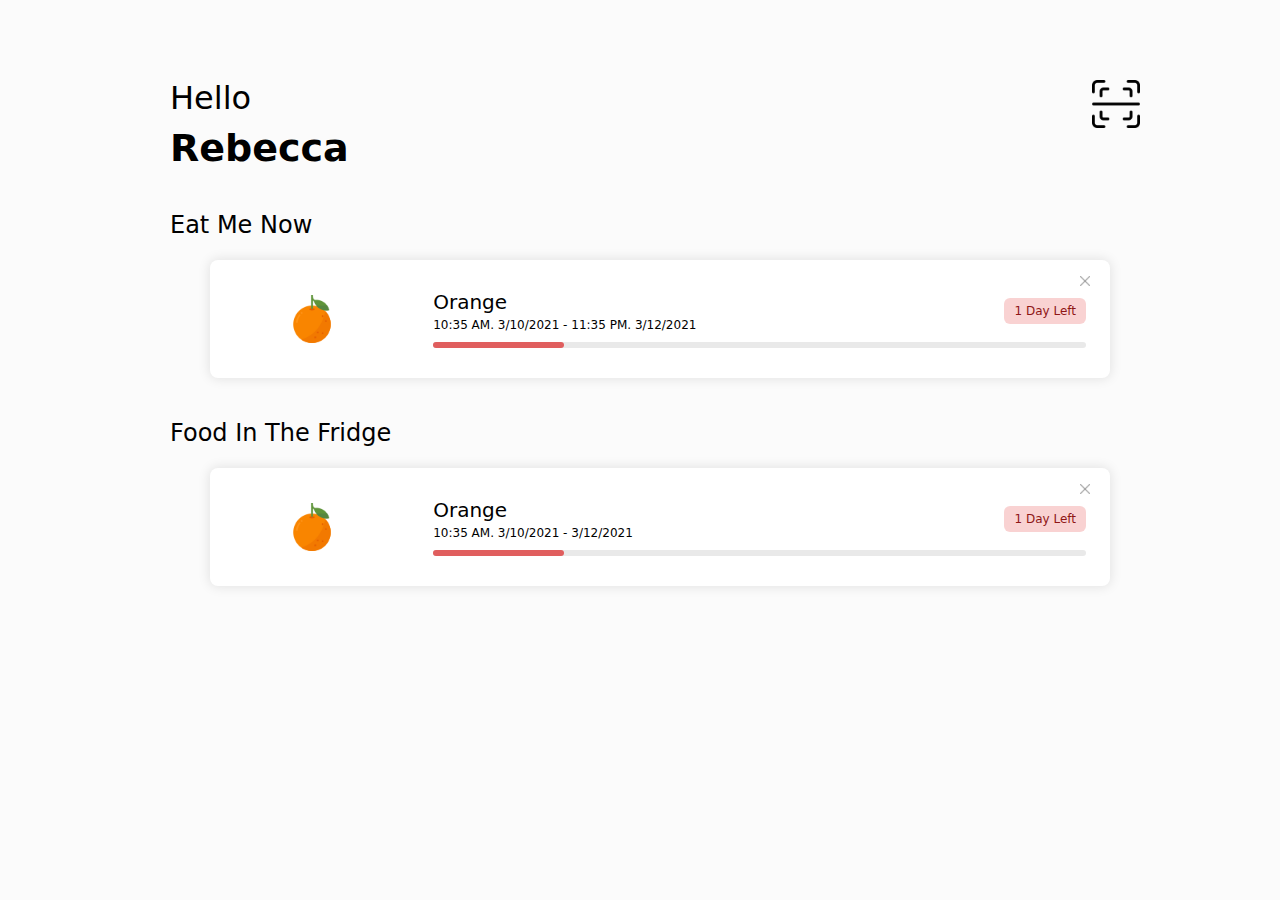
<file: index.html>
<!DOCTYPE html>
<html data-wf-page="6047262006ff9a2b67a9f7eb" data-wf-site="6047262006ff9a7304a9f7ea">

<head>
  <meta charset="utf-8">
  <title>FreshFood</title>
  <link href="css/normalize.css" rel="stylesheet" type="text/css">
  <!-- <link href="css/webflow.css" rel="stylesheet" type="text/css"> -->
  <link href="css/style.css" rel="stylesheet" type="text/css">
  <script
    type="text/javascript">!function (o, c) { var n = c.documentElement, t = " w-mod-"; n.className += t + "js", ("ontouchstart" in o || o.DocumentTouch && c instanceof DocumentTouch) && (n.className += t + "touch") }(window, document);</script>
</head>

<body class="body">
  <div class="section">
    <div class="container">
      <a href="add.html" class="scanwrapper"><img src="images/qr-code-scan.png" loading="lazy" width="48" height="48"
          alt=""></a>
      <h2 class="heading">Hello</h2>
      <h1 class="heading-2">Rebecca</h1>
      <h3 class="heading-3">Eat Me Now</h3>
      <div class="dangerfoodzone">
        <ul role="list" class="list-style">
          <li class="list-item-2">
            <div class="cardwrapper">
              <a href="#" class="deletewrapper"><img src="images/cancel.png" loading="lazy" width="10" height="10"
                  alt="" class="image-3"></a>
              <div class="imagewrapper"><img src="images/orange-1.png" loading="lazy" width="48" height="48" alt=""
                  class="image-2"></div>
              <div class="infowrapper">
                <div class="rightupperwrapper">
                  <div class="textwrapper">
                    <h4 class="heading-4">Orange</h4>
                    <p class="paragraph">10:35 AM. 3/10/2021 - 11:35 PM. 3/12/2021</p>
                  </div>
                  <div class="statuswrapper">
                    <h6 class="heading-5">1 Day Left</h6>
                  </div>
                </div>
                <div class="progresswrapper">
                  <div class="progresswrapper inner"></div>
                </div>
              </div>
            </div>
          </li>
        </ul>
      </div>
      <h3 class="heading-3">Food In The Fridge</h3>
      <div class="safefoodzone">
        <ul role="list" class="list-style">
          <li>
            <div class="cardwrapper safe">
              <a href="#" class="deletewrapper"><img src="images/cancel.png" loading="lazy" width="10" height="10"
                  alt="" class="image-4"></a>
              <div class="imagewrapper"><img src="images/orange-1.png" loading="lazy" width="48" height="48" alt="">
              </div>
              <div class="infowrapper">
                <div class="rightupperwrapper">
                  <div class="textwrapper hidden">
                    <h4 class="heading-4">Orange</h4>
                    <p class="paragraph">10:35 AM. 3/10/2021 - 3/12/2021</p>
                  </div>
                  <div class="statuswrapper hidden">
                    <h6 class="heading-5">1 Day Left</h6>
                  </div>
                </div>
                <div class="progresswrapper">
                  <div class="progresswrapper inner"></div>
                </div>
              </div>
            </div>
          </li>
          <li class="list-item"></li>
        </ul>
      </div>
    </div>
  </div>
  <script src="https://d3e54v103j8qbb.cloudfront.net/js/jquery-3.5.1.min.dc5e7f18c8.js?site=6047262006ff9a7304a9f7ea"
    type="text/javascript" integrity="sha256-9/aliU8dGd2tb6OSsuzixeV4y/faTqgFtohetphbbj0="
    crossorigin="anonymous"></script>

</html>
</file>
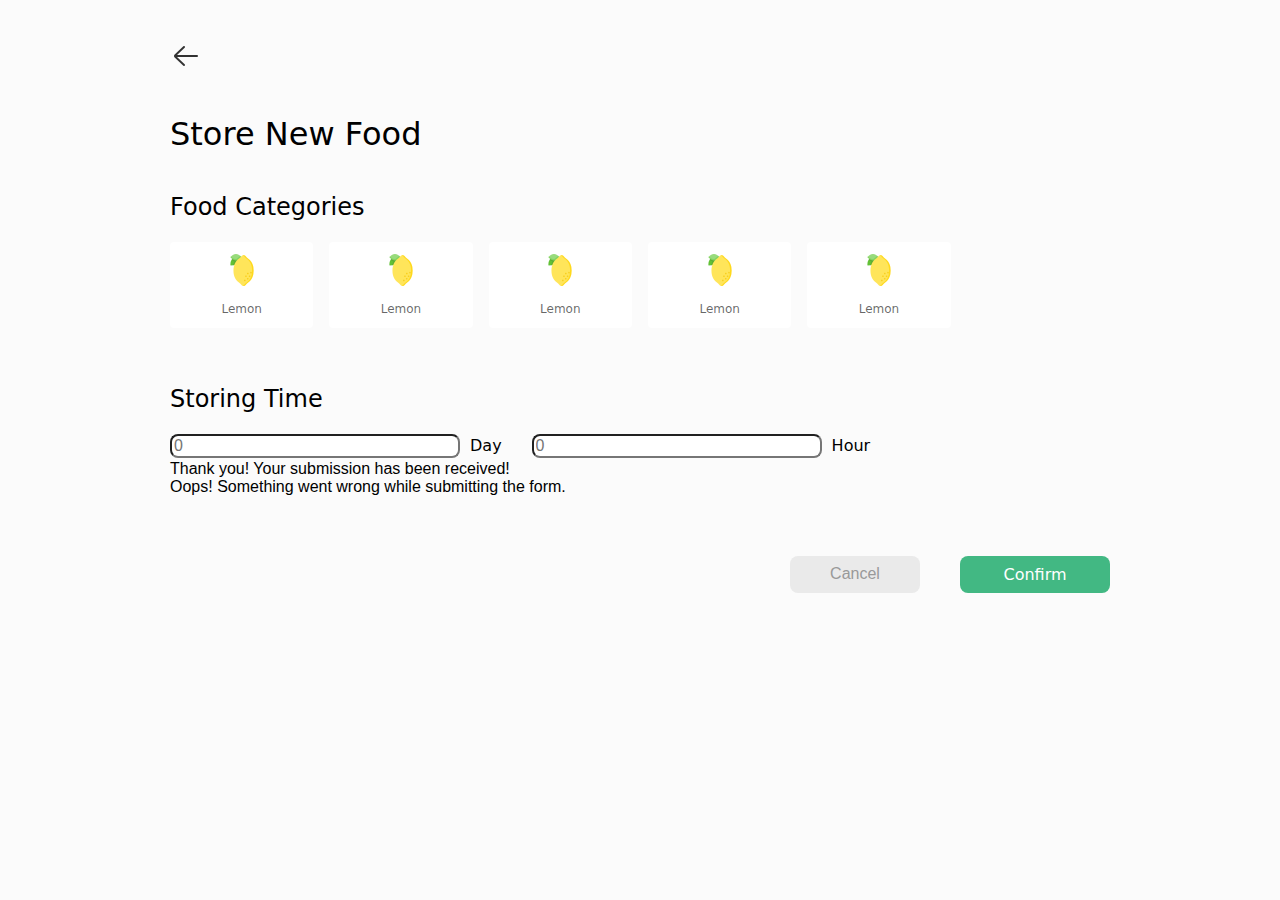
<file: add.html>
<!DOCTYPE html>
<html data-wf-page="604732cf9c2eeae937036163" data-wf-site="6047262006ff9a7304a9f7ea">

<head>
  <meta charset="utf-8">
  <title>Add</title>
  <meta content="width=device-width, initial-scale=1" name="viewport">
  <link href="css/normalize.css" rel="stylesheet" type="text/css">
  <link href="css/style.css" rel="stylesheet" type="text/css">

  <script
    type="text/javascript">!function (o, c) { var n = c.documentElement, t = " w-mod-"; n.className += t + "js", ("ontouchstart" in o || o.DocumentTouch && c instanceof DocumentTouch) && (n.className += t + "touch") }(window, document);</script>

</head>

<body class="body">
  <div>
    <div class="container">
      <a href="index.html" class="backwrapper"><img src="images/left-arrow.png" loading="lazy" width="32" height="32"
          alt="" class="image"></a>
      <h2 class="heading">Store New Food</h2>
      <h3 class="heading-3">Food Categories</h3>
      <div class="layout-grid grid">
        <div id="w-node-_164d52b5-00e6-691b-5ab7-658106259077-37036163" class="foodblock">
          <div class="imgfoodwrapper"><img src="images/lemon.png" loading="lazy" width="32" height="32" alt=""></div>
          <h6 class="heading-6">Lemon</h6>
        </div>
        <div id="w-node-_079c85fb-b7f3-2670-b214-0bfaaca1928a-37036163" class="foodblock">
          <div class="imgfoodwrapper"><img src="images/lemon.png" loading="lazy" width="32" height="32" alt=""></div>
          <h6 class="heading-6">Lemon</h6>
        </div>
        <div id="w-node-ab25d185-81b9-8651-50f1-977b9661a513-37036163" class="foodblock">
          <div class="imgfoodwrapper"><img src="images/lemon.png" loading="lazy" width="32" height="32" alt=""></div>
          <h6 class="heading-6">Lemon</h6>
        </div>
        <div id="w-node-d9a8dad2-cb0d-40d1-667e-c87de67ae8bf-37036163" class="foodblock">
          <div class="imgfoodwrapper"><img src="images/lemon.png" loading="lazy" width="32" height="32" alt=""></div>
          <h6 class="heading-6">Lemon</h6>
        </div>
        <div id="w-node-_055953b0-14fe-4b4d-f655-efd9a481d231-37036163" class="foodblock">
          <div class="imgfoodwrapper"><img src="images/lemon.png" loading="lazy" width="32" height="32" alt=""></div>
          <h6 class="heading-6">Lemon</h6>
        </div>
      </div>
      <h3 class="heading-3">Storing Time</h3>
      <div class="form">
        <form id="email-form" name="email-form" data-name="Email Form" class="form"><input type="number" maxlength="256"
            name="Day" data-name="Day" placeholder="0" id="Day" class="text-field input"><label for="Hour-2"
            class="field-label">Day</label><input type="number" class="text-field input" maxlength="256" name="Hour"
            data-name="Hour" placeholder="0" id="Hour"><label for="name" class="field-label">Hour</label></form>
        <div class="form-done">
          <div>Thank you! Your submission has been received!</div>
        </div>
        <div class="form-fail">
          <div>Oops! Something went wrong while submitting the form.</div>
        </div>
      </div>
      <div class="buttonwrapper">
        <a href="#" class="button">Cancel</a> <a href="#" class="confirm button">Confirm</a>
      </div>
    </div>
  </div>
  <script src="https://d3e54v103j8qbb.cloudfront.net/js/jquery-3.5.1.min.dc5e7f18c8.js?site=6047262006ff9a7304a9f7ea"
    type="text/javascript" integrity="sha256-9/aliU8dGd2tb6OSsuzixeV4y/faTqgFtohetphbbj0="
    crossorigin="anonymous"></script>

</body>

</html>
</file>
<file: css/style.css>
h1,
h2,
h3,
h4,
h5,
h6 {
  font-weight: bold;
  margin-bottom: 10px;
}
h1 {
  font-size: 38px;
  line-height: 44px;
  margin-top: 20px;
}
h2 {
  font-size: 32px;
  line-height: 36px;
  margin-top: 20px;
}
h3 {
  font-size: 24px;
  line-height: 30px;
  margin-top: 20px;
}
h4 {
  font-size: 18px;
  line-height: 24px;
  margin-top: 10px;
}
h5 {
  font-size: 14px;
  line-height: 20px;
  margin-top: 10px;
}
h6 {
  font-size: 12px;
  line-height: 18px;
  margin-top: 10px;
}
p {
  margin-top: 0;
  margin-bottom: 10px;
}
blockquote {
  margin: 0 0 10px 0;
  padding: 10px 20px;
  border-left: 5px solid #E2E2E2;
  font-size: 18px;
  line-height: 22px;
}
figure {
  margin: 0;
  margin-bottom: 10px;
}
figcaption {
  margin-top: 5px;
  text-align: center;
}
ul,
ol {
  margin-top: 0px;
  margin-bottom: 10px;
  padding-left: 40px;
  list-style: none;
}

/* .w-list-unstyled {
  padding-left: 0;
  list-style: none;
} */


.layout-grid {
  display: -ms-grid;
  display: grid;
  grid-auto-columns: 1fr;
  -ms-grid-columns: 1fr 1fr;
  grid-template-columns: 1fr 1fr;
  -ms-grid-rows: auto auto;
  grid-template-rows: auto auto;
  grid-row-gap: 16px;
  grid-column-gap: 16px;
}

label {
  display: block;
  margin-bottom: 5px;
  font-weight: bold;
}


  .button {
  min-width: 100px;
  border-radius: 8px;
  background-color: #eaeaea;
  color: #999;
  font-size: 16px;
  text-align: center;

  display: inline-block;
  padding: 9px 15px;
  border: 0;
  line-height: inherit;
  text-decoration: none;
  cursor: pointer;
}

.heading {
  margin-top: 40px;
  font-family: system-ui, -apple-system, BlinkMacSystemFont, 'Segoe UI', Roboto, Oxygen, Ubuntu, Cantarell, 'Fira Sans', 'Droid Sans', 'Helvetica Neue', sans-serif;
  font-weight: 200;
  font-size: 32px;
}

.heading-2 {
  margin-top: 0px;
  font-family: system-ui, -apple-system, BlinkMacSystemFont, 'Segoe UI', Roboto, Oxygen, Ubuntu, Cantarell, 'Fira Sans', 'Droid Sans', 'Helvetica Neue', sans-serif;
  font-weight: 600;
}

.container {
  padding-right: 40px;
  padding-left: 40px;
  padding-top:40px;
  padding-bottom:40px;
  margin-left: auto;
  margin-right: auto;
  max-width: 940px;
}

.container:before,
.container:after {
  content: " ";
  display: table;
  grid-column-start: 1;
  grid-row-start: 1;
  grid-column-end: 2;
  grid-row-end: 2;
}
.container:after {
  clear: both;
}

.heading-3 {
  margin-top: 40px;
  margin-bottom: 20px;
  font-family: system-ui, -apple-system, BlinkMacSystemFont, 'Segoe UI', Roboto, Oxygen, Ubuntu, Cantarell, 'Fira Sans', 'Droid Sans', 'Helvetica Neue', sans-serif;
  font-weight: 500;
}

.cardwrapper {
  position: relative;
  display: -webkit-box;
  display: -webkit-flex;
  display: -ms-flexbox;
  display: flex;
  padding: 20px 24px 20px 20px;
  border-radius: 8px;
  background-color: #fff;
  box-shadow: 0 0 12px 1px rgba(0, 0, 0, 0.1);
}

.cardwrapper.safe {
  position: relative;
}

.imagewrapper {
  display: -webkit-box;
  display: -webkit-flex;
  display: -ms-flexbox;
  display: flex;
  width: 20%;
  margin-top: 0px;
  margin-right: 40px;
  -webkit-box-pack: center;
  -webkit-justify-content: center;
  -ms-flex-pack: center;
  justify-content: center;
  -webkit-box-align: center;
  -webkit-align-items: center;
  -ms-flex-align: center;
  align-items: center;
}

.infowrapper {
  width: 80%;
}

.heading-4 {
  margin-bottom: 4px;
  font-family: system-ui, -apple-system, BlinkMacSystemFont, 'Segoe UI', Roboto, Oxygen, Ubuntu, Cantarell, 'Fira Sans', 'Droid Sans', 'Helvetica Neue', sans-serif;
  font-size: 20px;
  font-weight: 500;
}

.paragraph {
  font-family: system-ui, -apple-system, BlinkMacSystemFont, 'Segoe UI', Roboto, Oxygen, Ubuntu, Cantarell, 'Fira Sans', 'Droid Sans', 'Helvetica Neue', sans-serif;
  font-size: 12px;
  font-weight: 300;
}

.progresswrapper {
  position: relative;
  height: 6px;
  margin-bottom: 10px;
  border-radius: 20px;
  background-color: #e9e9e9;
}

.progresswrapper.inner {
  position: relative;
  width: 20%;
  background-color: #e05e5e;
}

.statuswrapper {
  padding: 4px 10px;
  border-radius: 6px;
  background-color: rgba(224, 32, 32, 0.2);
}

.heading-5 {
  margin-top: 0px;
  margin-bottom: 0px;
  font-family: system-ui, -apple-system, BlinkMacSystemFont, 'Segoe UI', Roboto, Oxygen, Ubuntu, Cantarell, 'Fira Sans', 'Droid Sans', 'Helvetica Neue', sans-serif;
  color: #8f1616;
  font-weight: 400;
}

.deletewrapper {
  position: absolute;
  left: auto;
  top: 0%;
  right: 0%;
  bottom: auto;
  margin-top: 8px;
  margin-right: 16px;
  padding-top: 4px;
  padding-right: 4px;
  max-width: 100%;
  display: inline-block;
}

.scanwrapper {
  position: absolute;
  left: auto;
  top: 0%;
  right: 0%;
  bottom: auto;
  margin-top: 80px;
  margin-right: 140px;
  padding-right: 0px;
  max-width: 100%;
  display: inline-block;
}

.rightupperwrapper {
  display: -webkit-box;
  display: -webkit-flex;
  display: -ms-flexbox;
  display: flex;
  -webkit-box-orient: horizontal;
  -webkit-box-direction: normal;
  -webkit-flex-direction: row;
  -ms-flex-direction: row;
  flex-direction: row;
  -webkit-box-pack: justify;
  -webkit-justify-content: space-between;
  -ms-flex-pack: justify;
  justify-content: space-between;
  -webkit-box-align: center;
  -webkit-align-items: center;
  -ms-flex-align: center;
  align-items: center;
}

.body {
  background-color: #fbfbfb;
}

.backwrapper {
  margin-top: 40px;
}

.image {
  opacity: 0.8;
}

.grid {
  -ms-grid-columns: 1fr 1fr 1fr 1fr 1fr 1fr;
  grid-template-columns: 1fr 1fr 1fr 1fr 1fr 1fr;
  -ms-grid-rows: 1fr auto;
  grid-template-rows: 1fr auto;
}

.foodblock {
  display: -webkit-box;
  display: -webkit-flex;
  display: -ms-flexbox;
  display: flex;
  -webkit-box-orient: vertical;
  -webkit-box-direction: normal;
  -webkit-flex-direction: column;
  -ms-flex-direction: column;
  flex-direction: column;
  -webkit-box-align: center;
  -webkit-align-items: center;
  -ms-flex-align: center;
  align-items: center;
  border-radius: 4px;
  background-color: #fff;
}

.imgfoodwrapper {
  margin-top: 12px;
}

.heading-6 {
  font-family: system-ui, -apple-system, BlinkMacSystemFont, 'Segoe UI', Roboto, Oxygen, Ubuntu, Cantarell, 'Fira Sans', 'Droid Sans', 'Helvetica Neue', sans-serif;
  color: rgba(0, 0, 0, 0.6);
  font-weight: 400;
  text-align: center;
}

.buttonwrapper {
  display: -webkit-box;
  display: -webkit-flex;
  display: -ms-flexbox;
  display: flex;
  margin-top: 60px;
  -webkit-box-pack: end;
  -webkit-justify-content: flex-end;
  -ms-flex-pack: end;
  justify-content: flex-end;
}

.confirm {
  min-width: 120px;
  margin-left: 40px;
  border-radius: 8px;
  background-color: #42b883;
  font-family: system-ui, -apple-system, BlinkMacSystemFont, 'Segoe UI', Roboto, Oxygen, Ubuntu, Cantarell, 'Fira Sans', 'Droid Sans', 'Helvetica Neue', sans-serif;
  font-size: 16px;
  color: #fff;
  text-align: center;
}



input.button {
  -webkit-appearance: button;
}

.text-field {
  display: inline-block;
  width: 30%;
  border-radius: 8px;
}



.field-label {
  display: inline-block;
  margin-right: 30px;
  margin-left: 10px;
  font-family: system-ui, -apple-system, BlinkMacSystemFont, 'Segoe UI', Roboto, Oxygen, Ubuntu, Cantarell, 'Fira Sans', 'Droid Sans', 'Helvetica Neue', sans-serif;
  font-size: 16px;
  font-weight: 400;
}

.section {
  background-color: #fbfbfb;
}

.image-2 {
  margin-top: 0px;
}

.layout-grid {
  padding-left: 0;
  list-style: none;
}

.list-item-2 {
  /* display: -ms-grid;
  display: grid; */
  grid-auto-columns: 1fr;
  grid-column-gap: 16px;
  grid-row-gap: 16px;
  -ms-grid-columns: 1fr 1fr;
  grid-template-columns: 1fr 1fr;
  -ms-grid-rows: auto auto;
  grid-template-rows: auto auto;
}

.image-3 {
  opacity: 0.4;
}

.image-4 {
  opacity: 0.4;
}

@media screen and (max-width: 479px) {
  .heading {
    margin-top: 40px;
    margin-bottom: 0px;
    font-family: system-ui, -apple-system, BlinkMacSystemFont, 'Segoe UI', Roboto, Oxygen, Ubuntu, Cantarell, 'Fira Sans', 'Droid Sans', 'Helvetica Neue', sans-serif;
    font-size: 32px;
    font-weight: 200;
  }

  .heading-2 {
    margin-top: 0px;
    font-family: system-ui, -apple-system, BlinkMacSystemFont, 'Segoe UI', Roboto, Oxygen, Ubuntu, Cantarell, 'Fira Sans', 'Droid Sans', 'Helvetica Neue', sans-serif;
    font-weight: 500;
  }

  .container {
    padding-right: 40px;
    padding-left: 40px;
  }

  .heading-3 {
    margin-top: 40px;
    font-family: system-ui, -apple-system, BlinkMacSystemFont, 'Segoe UI', Roboto, Oxygen, Ubuntu, Cantarell, 'Fira Sans', 'Droid Sans', 'Helvetica Neue', sans-serif;
    font-size: 18px;
    font-weight: 500;
  }

  .cardwrapper {
    position: relative;
    display: -webkit-box;
    display: -webkit-flex;
    display: -ms-flexbox;
    display: flex;
    margin-bottom: 20px;
    padding: 15px 24px 15px 10px;
    -webkit-box-pack: justify;
    -webkit-justify-content: space-between;
    -ms-flex-pack: justify;
    justify-content: space-between;
    border-radius: 8px;
    background-color: #fff;
    box-shadow: 0 0 12px 1px rgba(0, 0, 0, 0.1);
  }

  .cardwrapper.safe {
    box-shadow: none;
  }

  .imagewrapper {
    display: -webkit-box;
    display: -webkit-flex;
    display: -ms-flexbox;
    display: flex;
    width: 20%;
    margin-right: 10px;
    padding-top: 10px;
    -webkit-box-pack: center;
    -webkit-justify-content: center;
    -ms-flex-pack: center;
    justify-content: center;
    -webkit-box-align: start;
    -webkit-align-items: flex-start;
    -ms-flex-align: start;
    align-items: flex-start;
  }

  .infowrapper {
    width: 80%;
  }

  .heading-4 {
    display: block;
    margin-top: 0px;
    margin-bottom: 4px;
    font-family: system-ui, -apple-system, BlinkMacSystemFont, 'Segoe UI', Roboto, Oxygen, Ubuntu, Cantarell, 'Fira Sans', 'Droid Sans', 'Helvetica Neue', sans-serif;
    color: #000;
    font-size: 20px;
    font-weight: 500;
  }

  .paragraph {
    margin-top: 0px;
    margin-bottom: 0px;
    font-family: system-ui, -apple-system, BlinkMacSystemFont, 'Segoe UI', Roboto, Oxygen, Ubuntu, Cantarell, 'Fira Sans', 'Droid Sans', 'Helvetica Neue', sans-serif;
    color: #525252;
    font-size: 11px;
    line-height: 16px;
    font-weight: 300;
  }

  .progresswrapper {
    height: 4px;
    margin-bottom: 10px;
    padding-right: 0px;
    padding-bottom: 0px;
    border-radius: 2px;
    background-color: #e9e9e9;
  }

  .progresswrapper.inner {
    position: relative;
    width: 20%;
    background-color: #e05e5e;
    color: #e05e5e;
  }

  .statuswrapper {
    position: static;
    left: auto;
    top: auto;
    right: auto;
    bottom: auto;
    display: inline-block;
    height: auto;
    margin-top: 6px;
    margin-left: 10px;
    padding: 4px 10px;
    grid-auto-columns: 1fr;
    -ms-grid-columns: 1fr 1fr;
    grid-template-columns: 1fr 1fr;
    -ms-grid-rows: auto auto;
    grid-template-rows: auto auto;
    border-radius: 4px;
    background-color: rgba(224, 32, 32, 0.2);
    line-height: 18px;
  }

  .statuswrapper.hidden {
    display: none;
  }

  .heading-5 {
    display: inline-block;
    margin-top: 0px;
    margin-bottom: 0px;
    font-family: system-ui, -apple-system, BlinkMacSystemFont, 'Segoe UI', Roboto, Oxygen, Ubuntu, Cantarell, 'Fira Sans', 'Droid Sans', 'Helvetica Neue', sans-serif;
    color: #8f1616;
    font-size: 12px;
    font-weight: 400;
  }

  .list-item {
    color: rgba(0, 0, 0, 0.5);
  }

  .deletewrapper {
    position: absolute;
    left: auto;
    top: 0%;
    right: 0%;
    bottom: auto;
    margin-top: 4px;
    margin-right: 8px;
    padding: 2px 4px;
    background-color: transparent;
    opacity: 0.4;
  }

  .scanwrapper {
    position: absolute;
    left: auto;
    top: 0%;
    right: 0%;
    bottom: auto;
    margin-top: 50px;
    margin-right: 20px;
    padding: 5px 10px;
  }

  .textwrapper {
    display: inline-block;
    width: 60%;
    -webkit-box-pack: justify;
    -webkit-justify-content: space-between;
    -ms-flex-pack: justify;
    justify-content: space-between;
    -webkit-box-align: center;
    -webkit-align-items: center;
    -ms-flex-align: center;
    align-items: center;
  }

  .textwrapper.hidden {
    width: 100%;
  }

  .rightupperwrapper {
    display: -webkit-box;
    display: -webkit-flex;
    display: -ms-flexbox;
    display: flex;
    margin-bottom: 10px;
    -webkit-box-pack: justify;
    -webkit-justify-content: space-between;
    -ms-flex-pack: justify;
    justify-content: space-between;
    -webkit-box-align: center;
    -webkit-align-items: center;
    -ms-flex-align: center;
    align-items: center;
  }

  .body {
    background-color: #fbfbfb;
  }

  .backwrapper {
    margin-top: 40px;
  }

  .image {
    opacity: 0.8;
  }

  .grid {
    grid-column-gap: 12px;
    grid-row-gap: 12px;
    grid-template-areas: ".";
    -ms-grid-columns: 1fr 12px 1fr 12px 1fr 12px 1fr;
    grid-template-columns: 1fr 1fr 1fr 1fr;
    -ms-grid-rows: 1fr 12px 1fr;
    grid-template-rows: 1fr 1fr;
  }

  .foodblock {
    width: 18vw;
    height: 18vw;
    -webkit-box-pack: center;
    -webkit-justify-content: center;
    -ms-flex-pack: center;
    justify-content: center;
    border-radius: 4px;
    background-color: #fff;
  }

  .foodblock:active {
    border-style: none;
    border-width: 2px;
    border-color: #42b883;
    background-color: transparent;
  }

  .foodblock:focus {
    border-style: solid;
    border-width: 2px;
    border-color: #42b883;
    background-color: #f5fffa;
  }

  .imgfoodwrapper {
    display: -webkit-box;
    display: -webkit-flex;
    display: -ms-flexbox;
    display: flex;
    margin-top: 12px;
    padding-top: 0px;
    -webkit-box-pack: center;
    -webkit-justify-content: center;
    -ms-flex-pack: center;
    justify-content: center;
    -webkit-flex-wrap: nowrap;
    -ms-flex-wrap: nowrap;
    flex-wrap: nowrap;
  }

  .heading-6 {
    margin-top: 2px;
    font-family: system-ui, -apple-system, BlinkMacSystemFont, 'Segoe UI', Roboto, Oxygen, Ubuntu, Cantarell, 'Fira Sans', 'Droid Sans', 'Helvetica Neue', sans-serif;
    color: rgba(0, 0, 0, 0.6);
    font-weight: 400;
    text-align: center;
  }

  .buttonwrapper {
    display: -webkit-box;
    display: -webkit-flex;
    display: -ms-flexbox;
    display: flex;
    margin-top: 60px;
    -webkit-box-pack: end;
    -webkit-justify-content: flex-end;
    -ms-flex-pack: end;
    justify-content: flex-end;
  }

  .confirm {
    min-width: 120px;
    margin-left: 20px;
    border-radius: 8px;
    background-color: #42b883;
    font-family: system-ui, -apple-system, BlinkMacSystemFont, 'Segoe UI', Roboto, Oxygen, Ubuntu, Cantarell, 'Fira Sans', 'Droid Sans', 'Helvetica Neue', sans-serif;
    font-size: 16px;
    font-weight: 500;
    text-align: center;
  }



  .text-field {
    display: inline-block;
    width: 30%;
    margin-bottom: 0px;
    border-radius: 8px;
  }

  .text-field::-webkit-input-placeholder {
    text-align: right;
  }

  .text-field:-ms-input-placeholder {
    text-align: right;
  }

  .text-field::-ms-input-placeholder {
    text-align: right;
  }

  .text-field::placeholder {
    text-align: right;
  }

  .field-label {
    display: inline-block;
    margin-right: 30px;
    margin-bottom: 0px;
    margin-left: 10px;
    font-family: system-ui, -apple-system, BlinkMacSystemFont, 'Segoe UI', Roboto, Oxygen, Ubuntu, Cantarell, 'Fira Sans', 'Droid Sans', 'Helvetica Neue', sans-serif;
    font-weight: 400;
  }

  .form {
    display: -webkit-box;
    display: -webkit-flex;
    display: -ms-flexbox;
    display: flex;
    -webkit-box-pack: start;
    -webkit-justify-content: flex-start;
    -ms-flex-pack: start;
    justify-content: flex-start;
    -webkit-box-align: center;
    -webkit-align-items: center;
    -ms-flex-align: center;
    align-items: center;
    margin: 0 0 15px;
  }


.form-done {
  display: none;
  padding: 20px;
  text-align: center;
  background-color: #dddddd;
}

  .form-fail {
  display: none;
  margin-top: 10px;
  padding: 10px;
  background-color: #ffdede;
}

.input,
.select {
  display: block;
  width: 100%;
  /* height: 38px; */
  padding: 8px 12px;
  margin-bottom: 10px;
  font-size: 14px;
  line-height: 1.428571429;
  color: #333333;
  vertical-align: middle;
  background-color: #ffffff;
  border: 1px solid #cccccc;
}

.input:-moz-placeholder,
.select:-moz-placeholder {
  color: #999;
}
.input::-moz-placeholder,
.select::-moz-placeholder {
  color: #999;
  opacity: 1;
}
.input:-ms-input-placeholder,
.select:-ms-input-placeholder {
  color: #999;
}
.input::-webkit-input-placeholder,
.select::-webkit-input-placeholder {
  color: #999;
}
.input:focus,
.select:focus {
  border-color: #42b883;
  outline: 0;
}
.input[disabled],
.select[disabled],
.input[readonly],
.select[readonly],
fieldset[disabled] .input,
fieldset[disabled] .select {
  cursor: not-allowed;
  background-color: #eeeeee;
}
textarea.input,
textarea.select {
  height: auto;
}
.select {
  background-color: #f3f3f3;
}
.select[multiple] {
  height: auto;
}

  .image-2 {
    margin-top: 0px;
  }

  .list-item-2 {
    display: -webkit-box;
    display: -webkit-flex;
    display: -ms-flexbox;
    display: flex;
  }
}

@media screen and (max-width: 479px) {
  .container {
    max-width: none;
  }

  #w-node-_164d52b5-00e6-691b-5ab7-658106259077-37036163 {
    -webkit-align-self: auto;
    -ms-flex-item-align: auto;
    -ms-grid-row-align: auto;
    align-self: auto;
  }

  #w-node-_079c85fb-b7f3-2670-b214-0bfaaca1928a-37036163 {
    -webkit-align-self: auto;
    -ms-flex-item-align: auto;
    -ms-grid-row-align: auto;
    align-self: auto;
  }

  #w-node-ab25d185-81b9-8651-50f1-977b9661a513-37036163 {
    -webkit-align-self: auto;
    -ms-flex-item-align: auto;
    -ms-grid-row-align: auto;
    align-self: auto;
  }

  #w-node-d9a8dad2-cb0d-40d1-667e-c87de67ae8bf-37036163 {
    -webkit-align-self: auto;
    -ms-flex-item-align: auto;
    -ms-grid-row-align: auto;
    align-self: auto;
  }

  #w-node-_055953b0-14fe-4b4d-f655-efd9a481d231-37036163 {
    -webkit-align-self: auto;
    -ms-flex-item-align: auto;
    -ms-grid-row-align: auto;
    align-self: auto;
  }
}

@media screen and (max-width: 991px) {
  .container {
    max-width: 728px;
  }
}
</file>
